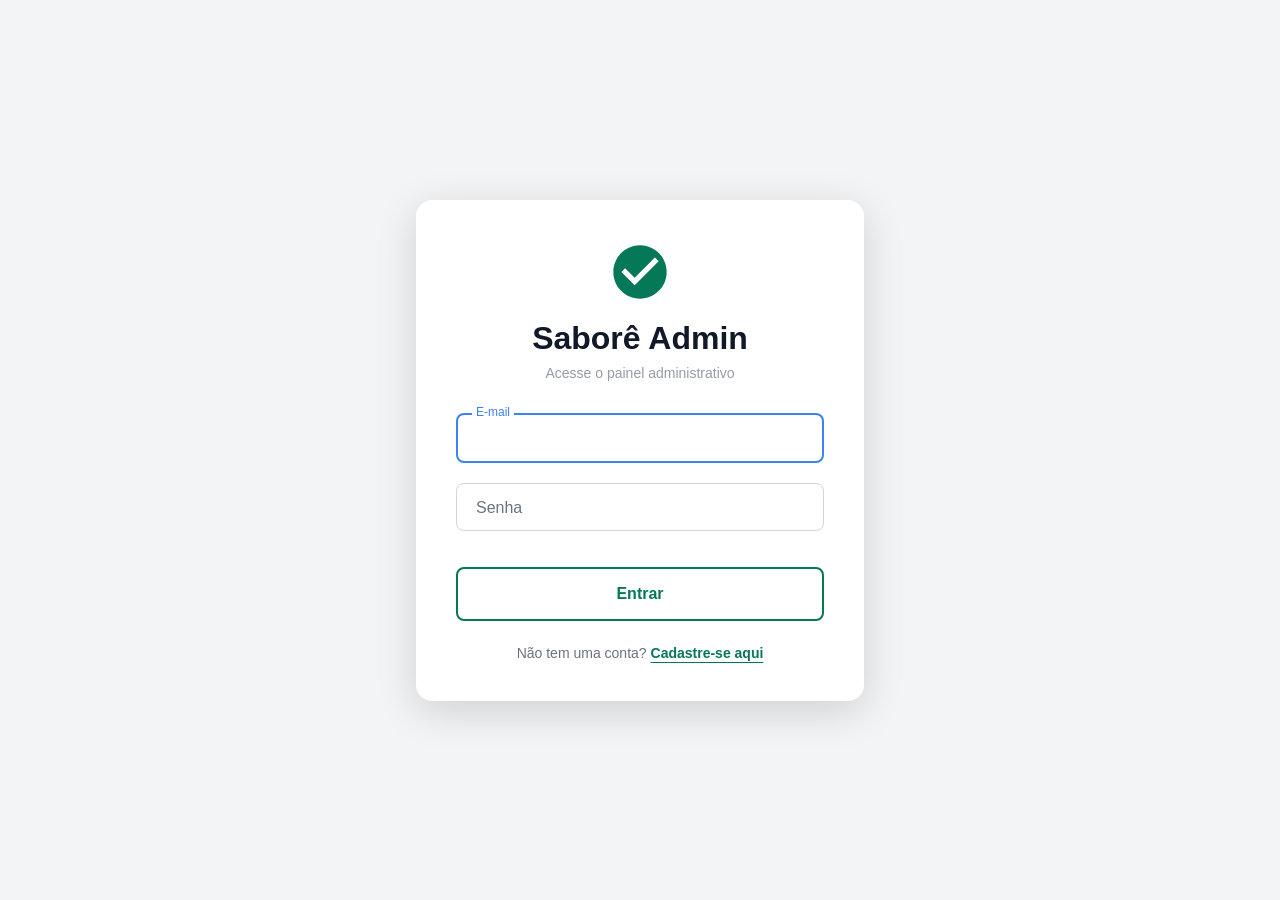
<file: SGR-Desktop/frontend/paginas/login.html>
<!DOCTYPE html>
<html lang="pt-BR">
<head>
    <meta charset="UTF-8">
    <meta name="viewport" content="width=device-width, initial-scale=1.0">
    <title>Login - SGR Desktop</title>
    <link rel="stylesheet" href="../css/login.css">
</head>
<body>
    <div class="login-container">
        <!-- Logo e Título -->
        <div class="login-header">
            <div class="logo-container">
                <svg class="logo-icon" fill="currentColor" viewBox="0 0 24 24">
                    <path d="M12 2C6.48 2 2 6.48 2 12s4.48 10 10 10 10-4.48 10-10S17.52 2 12 2zm-2 15l-5-5 1.41-1.41L10 14.17l7.59-7.59L19 8l-9 9z"/>
                </svg>
            </div>
            <h1 class="login-title">Saborê Admin</h1>
            <p class="login-subtitle">Acesse o painel administrativo</p>
        </div>

        <!-- Formulário -->
        <form id="loginForm" class="login-form">
            <!-- Campo Email -->
            <div class="floating-label">
                <input 
                    type="email" 
                    id="email" 
                    name="email"
                    placeholder=" "
                    required
                    class="login-input"
                    autocomplete="email"
                >
                <label for="email">E-mail</label>
            </div>

            <!-- Campo Senha -->
            <div class="floating-label">
                <input 
                    type="password" 
                    id="password" 
                    name="password"
                    placeholder=" "
                    required
                    class="login-input"
                    autocomplete="current-password"
                >
                <label for="password">Senha</label>
            </div>

            <!-- Mensagem de Erro -->
            <div id="errorMessage" class="error-message hidden">
                <span id="errorText"></span>
            </div>

            <!-- Botão Entrar -->
            <div class="login-button-container">
                <button 
                    type="submit" 
                    id="loginBtn"
                    class="login-button"
                >
                    <span id="btnText">Entrar</span>
                    <svg id="loadingSpinner" class="loading-spinner hidden" xmlns="http://www.w3.org/2000/svg" fill="none" viewBox="0 0 24 24">
                        <circle class="opacity-25" cx="12" cy="12" r="10" stroke="currentColor" stroke-width="4"></circle>
                        <path class="opacity-75" fill="currentColor" d="M4 12a8 8 0 018-8V0C5.373 0 0 5.373 0 12h4zm2 5.291A7.962 7.962 0 014 12H0c0 3.042 1.135 5.824 3 7.938l3-2.647z"></path>
                    </svg>
                </button>
                
                <!-- Link Cadastro - Centralizado e abaixo do botão -->
                <div class="text-center">
                    <p class="text-gray-600">
                        Não tem uma conta? 
                        <a href="#" onclick="handleSignup(); return false;" class="link-secondary text-green-700">
                            Cadastre-se aqui
                        </a>
                    </p>
                </div>
            </div>
        </form>
    </div>

     

    <script src="../js/login.js"></script>
</body>
</html>
</file>
<file: SGR-Desktop/frontend/css/login.css>
/* login.css - Estilos da Página de Login */

* {
    margin: 0;
    padding: 0;
    box-sizing: border-box;
}

body {
    font-family: -apple-system, BlinkMacSystemFont, 'Segoe UI', Roboto, 'Helvetica Neue', Arial, sans-serif;
    background: #f3f4f6;
    display: flex;
    justify-content: center;
    align-items: center;
    min-height: 100vh;
    padding: 20px;
}

.login-container {
    background: white;
    border-radius: 16px;
    box-shadow: 0 10px 40px rgba(0, 0, 0, 0.15);
    padding: 40px;
    width: 100%;
    max-width: 448px;
}

/* Header */
.login-header {
    text-align: center;
    margin-bottom: 32px;
}

.logo-container {
    margin-bottom: 16px;
}

.logo-icon {
    width: 64px;
    height: 64px;
    margin: 0 auto;
    display: block;
    color: #047857;
}

.login-title {
    font-size: 32px;
    font-weight: 700;
    color: #111827;
    margin-bottom: 8px;
}

.login-subtitle {
    font-size: 14px;
    color: #6b7280;
    opacity: 0.7;
}

/* Formulário */
.login-form {
    display: flex;
    flex-direction: column;
    gap: 20px;
}

/* Floating Label */
.floating-label {
    position: relative;
}

.login-input {
    width: 100%;
    padding: 16px 16px 12px 16px;
    border: 1px solid #d1d5db;
    border-radius: 8px;
    font-size: 16px;
    color: #111827;
    background: white;
    transition: all 0.3s ease;
}

.login-input:hover:not(:focus) {
    background-color: #f9fafb;
}

.login-input:focus {
    outline: none;
    border-color: #3b82f6;
    border-width: 2px;
}

.floating-label label {
    position: absolute;
    left: 16px;
    top: 16px;
    color: #6b7280;
    font-size: 16px;
    transition: all 0.3s ease;
    pointer-events: none;
    background: white;
    padding: 0 4px;
}

.floating-label input:focus + label,
.floating-label input:not(:placeholder-shown) + label {
    top: -8px;
    font-size: 12px;
    color: #3b82f6;
    font-weight: 500;
}

/* Mensagem de Erro */
.error-message {
    background-color: #fee2e2;
    border: 1px solid #fecaca;
    color: #991b1b;
    padding: 12px 16px;
    border-radius: 8px;
    font-size: 14px;
    text-align: center;
    margin-top: -8px;
    margin-bottom: 8px;
}

.error-message.hidden {
    display: none;
}

/* Botão */
.login-button-container {
    margin-top: 16px;
    margin-bottom: 0;
}

.login-button {
    width: 100%;
    background: white;
    border: 2px solid #047857;
    color: #047857;
    font-weight: 600;
    padding: 16px 24px;
    border-radius: 8px;
    font-size: 16px;
    cursor: pointer;
    transition: all 0.3s ease;
    display: flex;
    align-items: center;
    justify-content: center;
    gap: 8px;
}

.login-button:hover:not(:disabled) {
    transform: translateY(-2px);
    box-shadow: 0 8px 25px rgba(0, 0, 0, 0.15);
    background-color: #f0fdf4;
}

.login-button:disabled {
    opacity: 0.75;
    cursor: not-allowed;
}

.loading-spinner {
    width: 20px;
    height: 20px;
    animation: spin 1s linear infinite;
}

.loading-spinner.hidden {
    display: none;
}

@keyframes spin {
    from {
        transform: rotate(0deg);
    }
    to {
        transform: rotate(360deg);
    }
}

/* Validação Visual */
.login-input.invalid {
    border-color: #ef4444;
    border-width: 2px;
}

.login-input.valid {
    border-color: #10b981;
    border-width: 2px;
}

/* Link de Cadastro - Abaixo do Botão */
.text-center {
    text-align: center;
    margin-top: 16px;
    margin-bottom: 0;
    padding-top: 8px;
}

.text-gray-600 {
    color: #6b7280;
    font-size: 14px;
}

.text-green-700 {
    color: #047857;
    font-weight: 600;
}

.link-secondary {
    color: #047857;
    text-decoration: underline;
    text-decoration-color: #047857;
    text-underline-offset: 4px;
    transition: all 0.3s ease;
    cursor: pointer;
}

.link-secondary:hover {
    color: #059669;
    text-decoration-color: #059669;
}

/* Responsividade */
@media (max-width: 480px) {
    .login-container {
        padding: 24px;
    }

    .login-title {
        font-size: 28px;
    }

    .logo-icon {
        width: 56px;
        height: 56px;
    }
}
</file>
